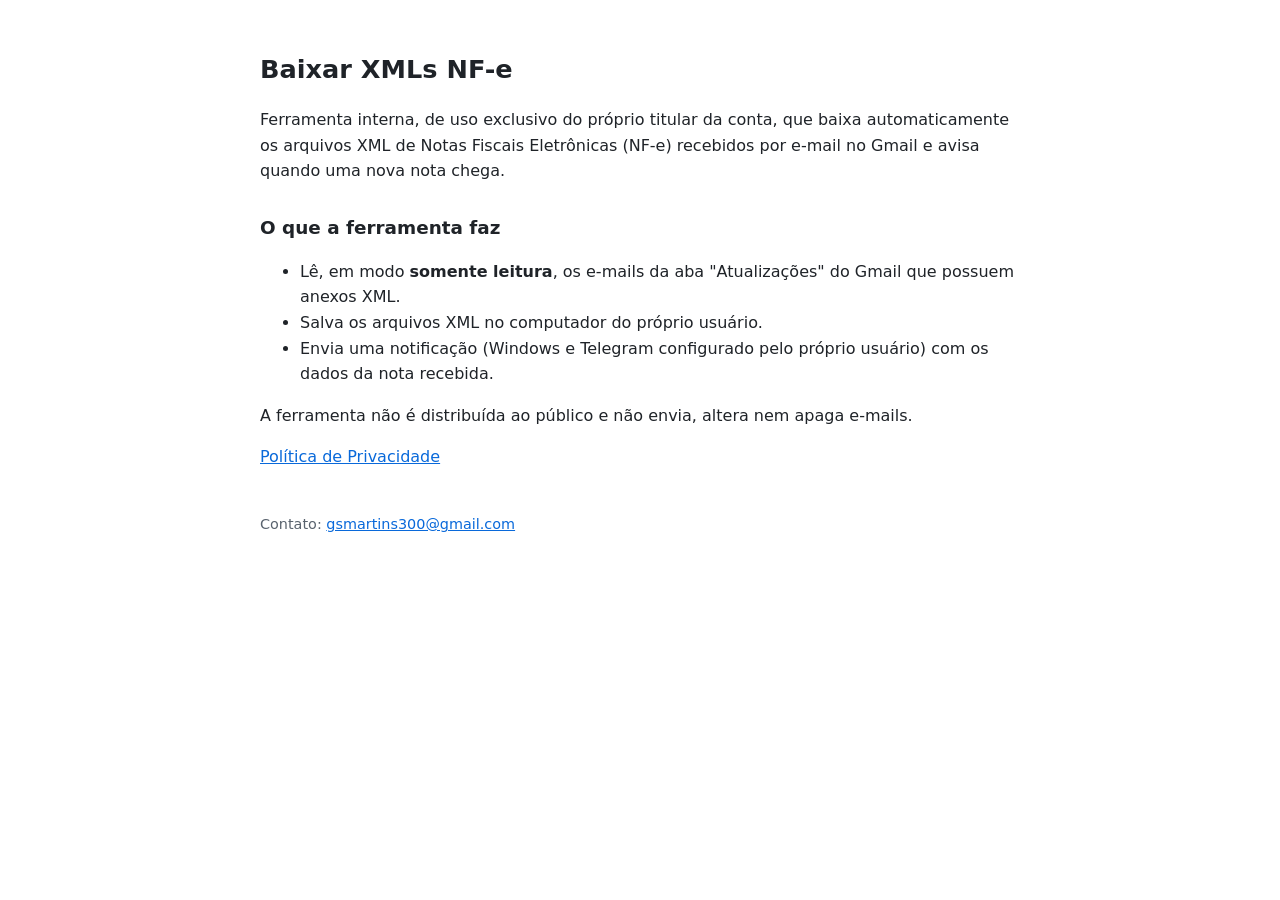
<file: index.html>
<!doctype html>
<html lang="pt-BR">
<head>
<meta charset="utf-8">
<meta name="viewport" content="width=device-width, initial-scale=1">
<title>Baixar XMLs NF-e</title>
<link rel="stylesheet" href="style.css">
</head>
<body>
<h1>Baixar XMLs NF-e</h1>
<p>Ferramenta interna, de uso exclusivo do próprio titular da conta, que baixa automaticamente
os arquivos XML de Notas Fiscais Eletrônicas (NF-e) recebidos por e-mail no Gmail e avisa
quando uma nova nota chega.</p>
<h2>O que a ferramenta faz</h2>
<ul>
  <li>Lê, em modo <strong>somente leitura</strong>, os e-mails da aba "Atualizações" do Gmail que possuem anexos XML.</li>
  <li>Salva os arquivos XML no computador do próprio usuário.</li>
  <li>Envia uma notificação (Windows e Telegram configurado pelo próprio usuário) com os dados da nota recebida.</li>
</ul>
<p>A ferramenta não é distribuída ao público e não envia, altera nem apaga e-mails.</p>
<p><a href="privacidade.html">Política de Privacidade</a></p>
<footer>Contato: <a href="mailto:gsmartins300@gmail.com">gsmartins300@gmail.com</a></footer>
</body>
</html>
</file>
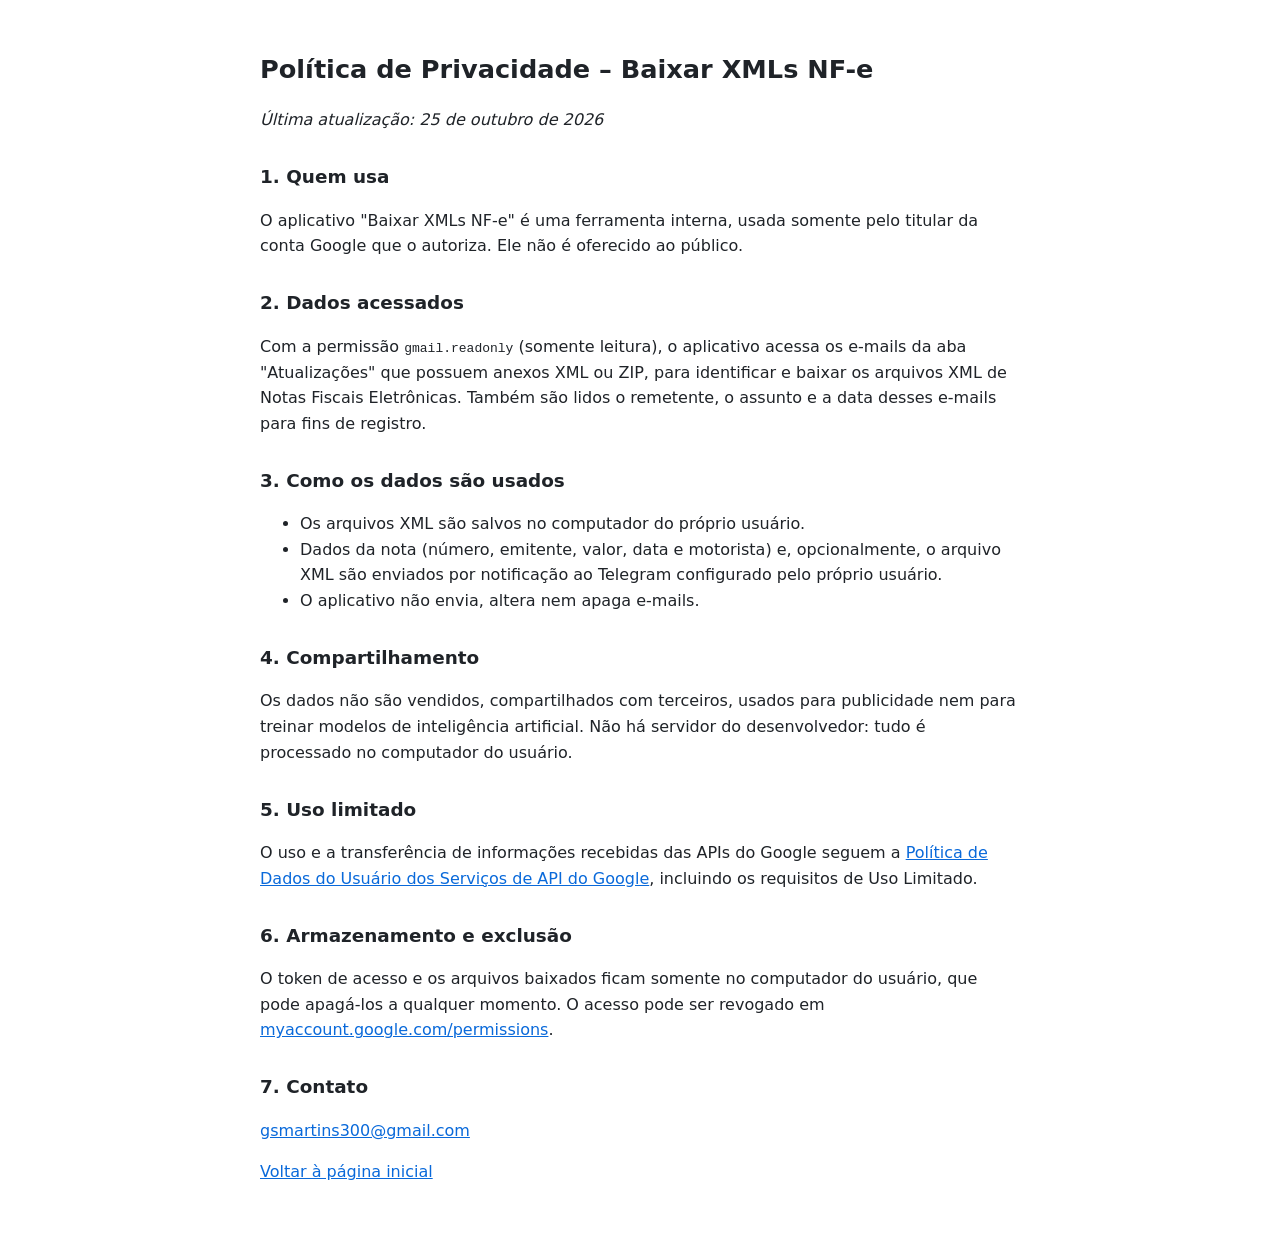
<file: privacidade.html>
<!doctype html>
<html lang="pt-BR">
<head>
<meta charset="utf-8">
<meta name="viewport" content="width=device-width, initial-scale=1">
<title>Política de Privacidade</title>
<link rel="stylesheet" href="style.css">
</head>
<body>
<h1>Política de Privacidade – Baixar XMLs NF-e</h1>
<p><em>Última atualização: 25 de outubro de 2026</em></p>

<h2>1. Quem usa</h2>
<p>O aplicativo "Baixar XMLs NF-e" é uma ferramenta interna, usada somente pelo titular da conta Google
que o autoriza. Ele não é oferecido ao público.</p>

<h2>2. Dados acessados</h2>
<p>Com a permissão <code>gmail.readonly</code> (somente leitura), o aplicativo acessa os e-mails da aba
"Atualizações" que possuem anexos XML ou ZIP, para identificar e baixar os arquivos XML de Notas Fiscais
Eletrônicas. Também são lidos o remetente, o assunto e a data desses e-mails para fins de registro.</p>

<h2>3. Como os dados são usados</h2>
<ul>
  <li>Os arquivos XML são salvos no computador do próprio usuário.</li>
  <li>Dados da nota (número, emitente, valor, data e motorista) e, opcionalmente, o arquivo XML são
      enviados por notificação ao Telegram configurado pelo próprio usuário.</li>
  <li>O aplicativo não envia, altera nem apaga e-mails.</li>
</ul>

<h2>4. Compartilhamento</h2>
<p>Os dados não são vendidos, compartilhados com terceiros, usados para publicidade nem para treinar
modelos de inteligência artificial. Não há servidor do desenvolvedor: tudo é processado no computador
do usuário.</p>

<h2>5. Uso limitado</h2>
<p>O uso e a transferência de informações recebidas das APIs do Google seguem a
<a href="https://developers.google.com/terms/api-services-user-data-policy">Política de Dados do Usuário
dos Serviços de API do Google</a>, incluindo os requisitos de Uso Limitado.</p>

<h2>6. Armazenamento e exclusão</h2>
<p>O token de acesso e os arquivos baixados ficam somente no computador do usuário, que pode apagá-los a
qualquer momento. O acesso pode ser revogado em
<a href="https://myaccount.google.com/permissions">myaccount.google.com/permissions</a>.</p>

<h2>7. Contato</h2>
<p><a href="mailto:gsmartins300@gmail.com">gsmartins300@gmail.com</a></p>

<p><a href="index.html">Voltar à página inicial</a></p>
</body>
</html>
</file>
<file: style.css>
body{font-family:system-ui,-apple-system,"Segoe UI",Roboto,sans-serif;max-width:760px;margin:0 auto;padding:32px 16px;line-height:1.6;color:#1f2328;background:#fff}
h1{font-size:1.6rem}h2{font-size:1.15rem;margin-top:1.6em}a{color:#0969da}
footer{margin-top:3em;font-size:.9rem;color:#59636e}
@media (prefers-color-scheme:dark){body{color:#e6edf3;background:#0d1117}a{color:#4493f8}footer{color:#9198a1}}
</file>
